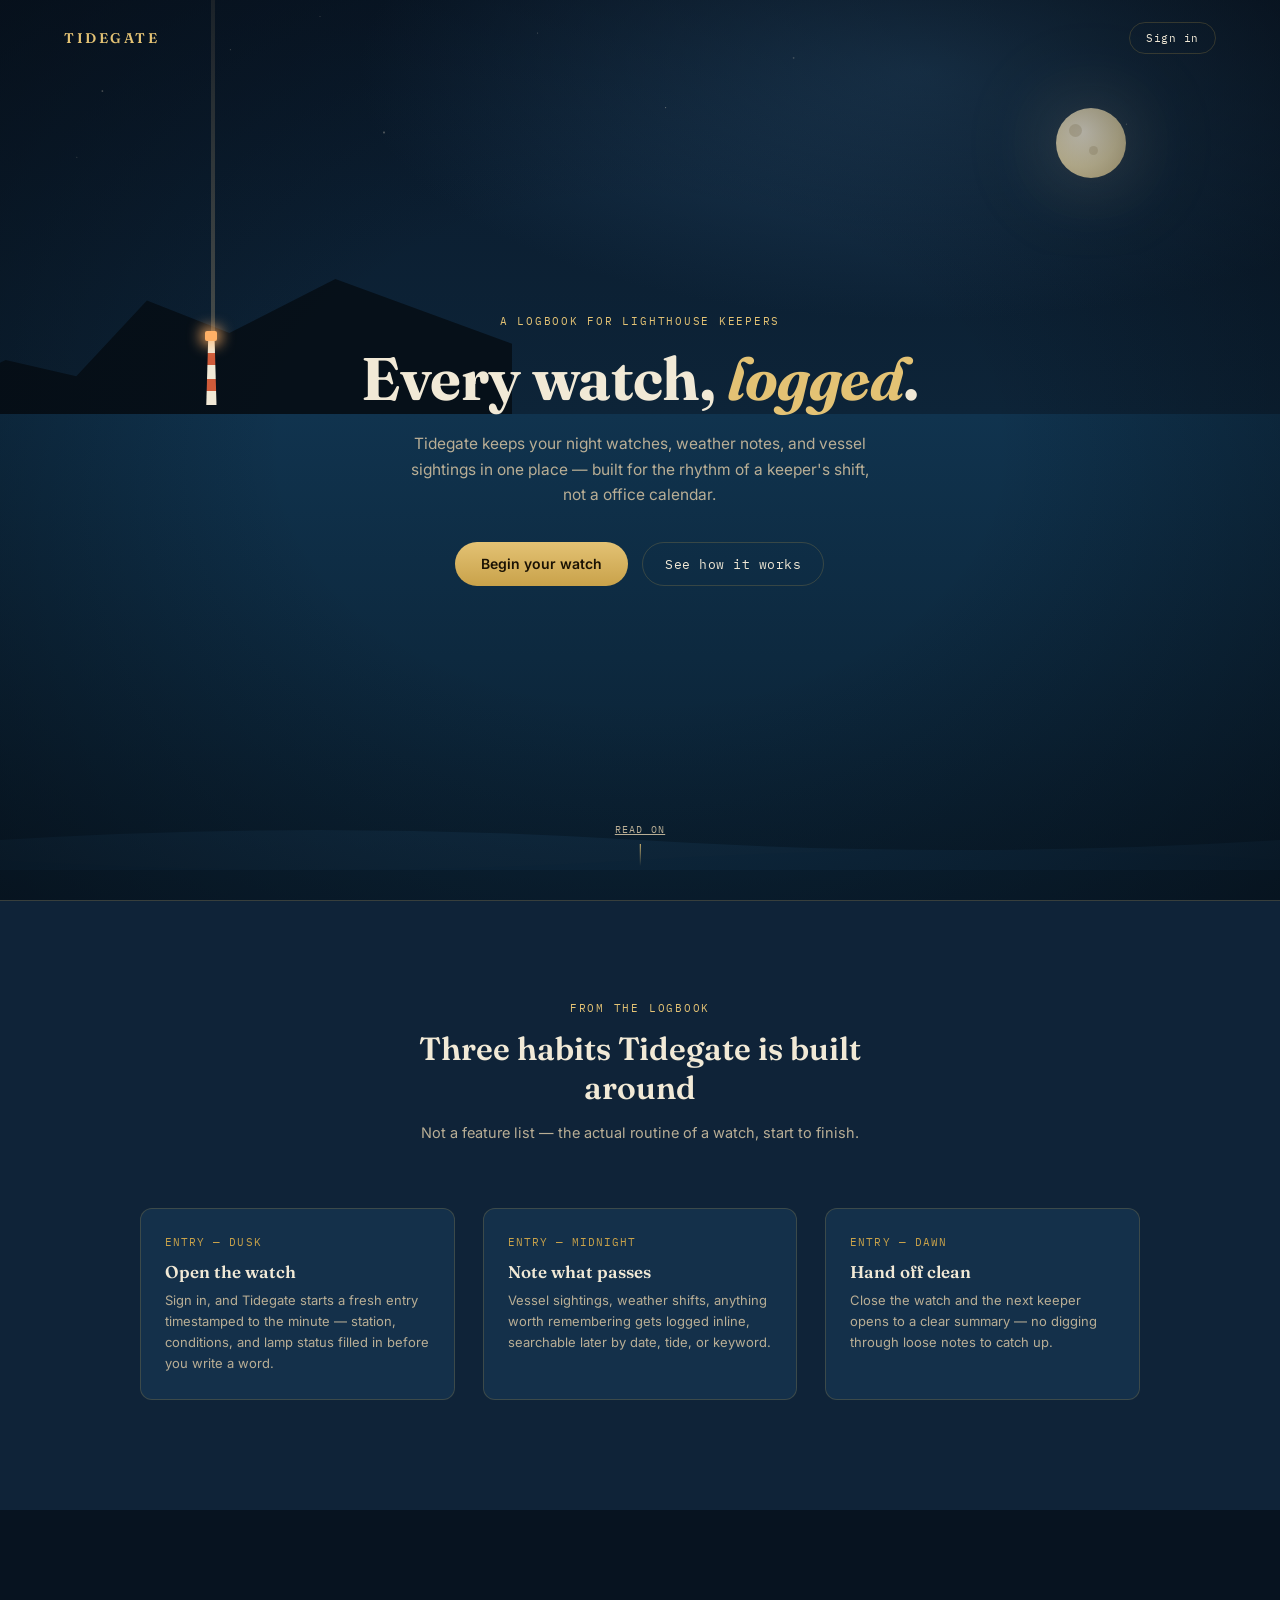
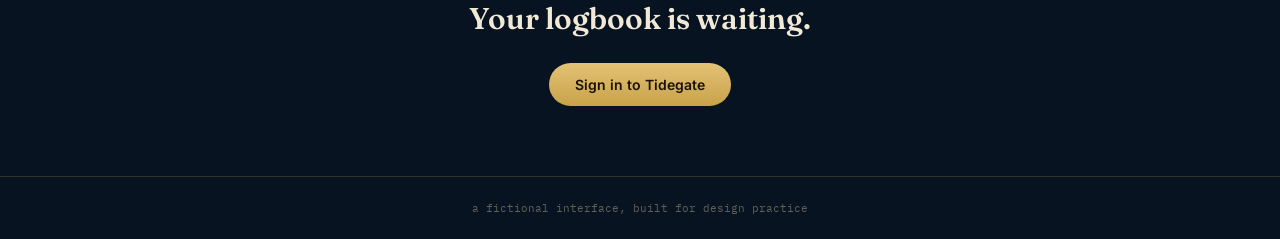
<file: coverpage.html>
<!DOCTYPE html>
<html lang="en">
<head>
<meta charset="UTF-8">
<meta name="viewport" content="width=device-width, initial-scale=1">
<title>Tidegate — Every watch, logged</title>
<link rel="preconnect" href="https://fonts.googleapis.com">
<link href="https://fonts.googleapis.com/css2?family=Fraunces:opsz,wght@9..144,500;9..144,600;9..144,680&family=Inter:wght@400;500;600&family=IBM+Plex+Mono:wght@400;500&display=swap" rel="stylesheet">
<style>
  :root {
    --navy-deep: #071320;
    --navy: #0f2338;
    --panel: #14304a;
    --parchment: #f1e9d6;
    --parchment-dim: #b9ae95;
    --brass: #c9a24a;
    --brass-bright: #e3c274;
    --lamp: #d9603a;
    --lamp-glow: #ffb066;
    --line: rgba(201,162,74,0.22);
    --sea-deep: #0a1f30;
    --sea-mid: #10334e;
  }
  * { box-sizing: border-box; }
  html { scroll-behavior: smooth; }
  body {
    margin: 0;
    background: var(--navy-deep);
    color: var(--parchment);
    font-family: 'Inter', sans-serif;
  }

  /* ---------- shared nav ---------- */
  .nav {
    position: fixed;
    top: 0; left: 0; right: 0;
    z-index: 10;
    display: flex;
    align-items: center;
    justify-content: space-between;
    padding: 22px 5%;
  }
  .nav .word {
    font-family: 'Fraunces', serif;
    font-size: 14px;
    font-weight: 600;
    letter-spacing: 0.18em;
    text-transform: uppercase;
    color: var(--brass-bright);
  }
  .nav-cta {
    font-family: 'IBM Plex Mono', monospace;
    font-size: 11px;
    letter-spacing: 0.05em;
    color: var(--parchment);
    text-decoration: none;
    border: 1px solid var(--line);
    padding: 8px 16px;
    border-radius: 999px;
    transition: border-color 0.2s ease, color 0.2s ease;
  }
  .nav-cta:hover { border-color: var(--brass-bright); color: var(--brass-bright); }

  /* ---------- hero scene ---------- */
  .hero {
    position: relative;
    min-height: 100vh;
    overflow: hidden;
    display: flex;
    align-items: center;
    justify-content: center;
  }
  .scene { position: absolute; inset: 0; }

  .sky {
    position: absolute; inset: 0;
    background: radial-gradient(ellipse 80% 50% at 72% 8%, #1c3a55 0%, transparent 55%),
                linear-gradient(180deg, #0a1a2c 0%, #0d2438 46%, var(--sea-deep) 46%, var(--sea-deep) 100%);
  }
  .moon {
    position: absolute; top: 12%; right: 12%;
    width: 70px; height: 70px; border-radius: 50%;
    background: radial-gradient(circle at 38% 34%, #fdf6e3, #e9dcb0 55%, #c9b784 100%);
    box-shadow: 0 0 70px rgba(233,220,176,0.3), 0 0 140px rgba(233,220,176,0.12);
  }
  .moon::before, .moon::after { content: ''; position: absolute; border-radius: 50%; background: rgba(180,163,120,0.35); }
  .moon::before { width: 13px; height: 13px; top: 16px; left: 13px; }
  .moon::after  { width: 9px;  height: 9px;  top: 38px; left: 33px; }

  .stars {
    position: absolute; inset: 0; height: 46%;
    background-image:
      radial-gradient(1.3px 1.3px at 8% 22%, rgba(241,233,214,0.65), transparent),
      radial-gradient(1px 1px at 18% 12%, rgba(241,233,214,0.4), transparent),
      radial-gradient(1.5px 1.5px at 30% 32%, rgba(241,233,214,0.5), transparent),
      radial-gradient(1px 1px at 42% 8%, rgba(241,233,214,0.35), transparent),
      radial-gradient(1px 1px at 52% 26%, rgba(241,233,214,0.45), transparent),
      radial-gradient(1.3px 1.3px at 62% 14%, rgba(241,233,214,0.4), transparent),
      radial-gradient(1px 1px at 88% 30%, rgba(241,233,214,0.4), transparent),
      radial-gradient(1px 1px at 6% 38%, rgba(241,233,214,0.3), transparent),
      radial-gradient(1px 1px at 25% 4%, rgba(241,233,214,0.3), transparent);
    animation: twinkle 5s ease-in-out infinite;
  }
  @keyframes twinkle { 0%,100% { opacity: 0.85; } 50% { opacity: 1; } }

  .headland {
    position: absolute; left: -6%; bottom: 42%;
    width: 46%; height: 30%;
    background: #061019;
    clip-path: polygon(0% 100%, 0% 55%, 14% 40%, 26% 46%, 38% 18%, 52% 30%, 70% 10%, 100% 34%, 100% 100%);
  }

  .lighthouse { position: absolute; left: 15.5%; bottom: 55%; width: 26px; height: 88px; z-index: 2; }
  .lh-body {
    position: absolute; bottom: 0; left: 50%; transform: translateX(-50%);
    width: 16px; height: 66px;
    background: linear-gradient(180deg, var(--parchment) 0 14px, #cf5b3a 14px 26px, var(--parchment) 26px 40px, #cf5b3a 40px 52px, var(--parchment) 52px 66px);
    clip-path: polygon(18% 100%, 82% 100%, 70% 0%, 30% 0%);
    box-shadow: 0 0 12px rgba(0,0,0,0.4);
  }
  .lh-lamp {
    position: absolute; bottom: 64px; left: 50%; transform: translateX(-50%);
    width: 12px; height: 10px; background: var(--lamp-glow); border-radius: 2px;
    box-shadow: 0 0 14px 4px rgba(255,176,102,0.85);
  }
  .lh-beam {
    position: absolute; bottom: 68px; left: 50%;
    width: 4px; height: 620px;
    background: linear-gradient(to top, rgba(255,214,150,0.24), rgba(255,214,150,0.02) 75%);
    transform-origin: bottom center;
    animation: rotate-beam 8s linear infinite;
    filter: blur(0.5px);
  }
  @keyframes rotate-beam {
    0%   { transform: translateX(-50%) rotate(15deg); }
    50%  { transform: translateX(-50%) rotate(85deg); }
    100% { transform: translateX(-50%) rotate(15deg); }
  }

  .ship {
    position: absolute;
    bottom: 27%;
    left: -8%;
    width: 34px;
    opacity: 0.55;
    animation: sail-by 40s linear infinite;
  }
  .ship svg { width: 100%; display: block; fill: #061019; }
  @keyframes sail-by {
    from { left: -8%; }
    to   { left: 108%; }
  }

  .sea { position: absolute; left: 0; right: 0; bottom: 0; height: 54%; background: linear-gradient(180deg, var(--sea-mid) 0%, var(--sea-deep) 100%); }
  .sea svg { position: absolute; bottom: 0; width: 200%; height: 60px; }
  .wave1 { animation: wave-scroll 14s linear infinite; opacity: 0.5; bottom: 30px !important; }
  .wave2 { animation: wave-scroll 22s linear infinite reverse; opacity: 0.35; }
  @keyframes wave-scroll { from { transform: translateX(0); } to { transform: translateX(-50%); } }

  .vignette {
    position: absolute; inset: 0;
    background: radial-gradient(ellipse 70% 70% at 50% 50%, transparent 40%, rgba(4,10,17,0.6) 100%);
    pointer-events: none;
  }

  @media (prefers-reduced-motion: reduce) {
    .lh-beam, .stars, .ship, .wave1, .wave2 { animation: none; }
  }

  /* ---------- hero content ---------- */
  .hero-content {
    position: relative;
    z-index: 3;
    text-align: center;
    padding: 0 20px;
    max-width: 620px;
  }
  .eyebrow {
    font-family: 'IBM Plex Mono', monospace;
    font-size: 11px;
    letter-spacing: 0.16em;
    text-transform: uppercase;
    color: var(--brass-bright);
    margin-bottom: 18px;
  }
  h1 {
    font-family: 'Fraunces', serif;
    font-weight: 680;
    font-size: clamp(36px, 6vw, 60px);
    line-height: 1.08;
    margin: 0 0 20px;
    letter-spacing: -0.01em;
  }
  h1 em { font-style: italic; color: var(--brass-bright); }
  .hero-sub {
    font-size: 15.5px;
    line-height: 1.65;
    color: var(--parchment-dim);
    max-width: 46ch;
    margin: 0 auto 34px;
  }
  .cta-row { display: flex; gap: 14px; justify-content: center; flex-wrap: wrap; }
  .cta-primary {
    font-family: 'Inter', sans-serif;
    font-weight: 600;
    font-size: 14px;
    padding: 13px 26px;
    border-radius: 999px;
    background: linear-gradient(180deg, var(--brass-bright), var(--brass));
    color: #1a1204;
    text-decoration: none;
    transition: filter 0.15s ease, transform 0.15s ease;
  }
  .cta-primary:hover { filter: brightness(1.06); transform: translateY(-1px); }
  .cta-secondary {
    font-family: 'IBM Plex Mono', monospace;
    font-size: 12.5px;
    letter-spacing: 0.04em;
    padding: 13px 22px;
    border-radius: 999px;
    border: 1px solid var(--line);
    color: var(--parchment);
    text-decoration: none;
    transition: border-color 0.2s ease, color 0.2s ease;
  }
  .cta-secondary:hover { border-color: var(--brass-bright); color: var(--brass-bright); }

  .scroll-cue {
    position: absolute;
    bottom: 34px; left: 50%; transform: translateX(-50%);
    z-index: 3;
    font-family: 'IBM Plex Mono', monospace;
    font-size: 10px;
    letter-spacing: 0.12em;
    color: var(--parchment-dim);
    text-transform: uppercase;
    display: flex;
    flex-direction: column;
    align-items: center;
    gap: 8px;
    animation: bob 2.4s ease-in-out infinite;
  }
  .scroll-cue .line { width: 1px; height: 22px; background: linear-gradient(to bottom, var(--brass-bright), transparent); }
  @keyframes bob { 0%,100% { transform: translateX(-50%) translateY(0); } 50% { transform: translateX(-50%) translateY(6px); } }
  @media (prefers-reduced-motion: reduce) { .scroll-cue { animation: none; } }

  /* ---------- log entries section ---------- */
  .entries {
    position: relative;
    background: var(--navy);
    padding: 100px 5% 110px;
    border-top: 1px solid var(--line);
  }
  .entries-head { text-align: center; max-width: 560px; margin: 0 auto 64px; }
  .entries-head .eyebrow { margin-bottom: 14px; }
  .entries-head h2 {
    font-family: 'Fraunces', serif;
    font-weight: 600;
    font-size: clamp(24px, 3.4vw, 32px);
    margin: 0 0 14px;
  }
  .entries-head p { color: var(--parchment-dim); font-size: 14.5px; line-height: 1.6; margin: 0; }

  .log-grid {
    display: grid;
    grid-template-columns: repeat(3, 1fr);
    gap: 28px;
    max-width: 1000px;
    margin: 0 auto;
  }
  @media (max-width: 800px) { .log-grid { grid-template-columns: 1fr; max-width: 440px; } }

  .log-card {
    background: var(--panel);
    border: 1px solid var(--line);
    border-radius: 12px;
    padding: 26px 24px;
  }
  .log-card .entry-tag {
    font-family: 'IBM Plex Mono', monospace;
    font-size: 10.5px;
    letter-spacing: 0.1em;
    color: var(--brass);
    margin-bottom: 12px;
  }
  .log-card h3 {
    font-family: 'Fraunces', serif;
    font-weight: 600;
    font-size: 17px;
    margin: 0 0 8px;
  }
  .log-card p {
    font-size: 13px;
    line-height: 1.6;
    color: var(--parchment-dim);
    margin: 0;
  }

  /* ---------- closing cta ---------- */
  .closing {
    text-align: center;
    padding: 90px 20px 70px;
    background: var(--navy-deep);
  }
  .closing h2 {
    font-family: 'Fraunces', serif;
    font-weight: 600;
    font-size: clamp(22px, 3vw, 30px);
    margin: 0 0 26px;
  }

  footer {
    text-align: center;
    padding: 24px;
    font-family: 'IBM Plex Mono', monospace;
    font-size: 10.5px;
    color: rgba(185,174,149,0.5);
    border-top: 1px solid var(--line);
    background: var(--navy-deep);
  }
</style>
</head>
<body>

<nav class="nav">
  <div class="word">Tidegate</div>
  <a class="nav-cta" href="index.html">Sign in</a>
</nav>

<section class="hero">
  <div class="scene">
    <div class="sky"></div>
    <div class="stars"></div>
    <div class="moon"></div>
    <div class="headland"></div>
    <div class="lighthouse">
      <div class="lh-beam"></div>
      <div class="lh-body"></div>
      <div class="lh-lamp"></div>
    </div>
    <div class="ship">
      <svg viewBox="0 0 60 30" xmlns="http://www.w3.org/2000/svg">
        <path d="M2 20 L58 20 L50 27 L10 27 Z"/>
        <rect x="27" y="3" width="2" height="17"/>
        <path d="M29 5 L45 18 L29 18 Z"/>
      </svg>
    </div>
    <div class="sea">
      <svg class="wave1" viewBox="0 0 800 60" preserveAspectRatio="none"><path d="M0 30 Q 100 10 200 30 T 400 30 T 600 30 T 800 30 V60 H0 Z" fill="#173a56"></path></svg>
      <svg class="wave2" viewBox="0 0 800 60" preserveAspectRatio="none"><path d="M0 20 Q 100 40 200 20 T 400 20 T 600 20 T 800 20 V60 H0 Z" fill="#0d2c44"></path></svg>
    </div>
    <div class="vignette"></div>
  </div>

  <div class="hero-content">
    <div class="eyebrow">A logbook for lighthouse keepers</div>
    <h1>Every watch, <em>logged</em>.</h1>
    <p class="hero-sub">Tidegate keeps your night watches, weather notes, and vessel sightings in one place — built for the rhythm of a keeper's shift, not a office calendar.</p>
    <div class="cta-row">
      <a class="cta-primary" href="tidegate-login.html">Begin your watch</a>
      <a class="cta-secondary" href="#entries">See how it works</a>
    </div>
  </div>

  <a href="#entries" class="scroll-cue" aria-label="Scroll to learn more">
    <span>Read on</span>
    <span class="line"></span>
  </a>
</section>

<section class="entries" id="entries">
  <div class="entries-head">
    <div class="eyebrow">From the logbook</div>
    <h2>Three habits Tidegate is built around</h2>
    <p>Not a feature list — the actual routine of a watch, start to finish.</p>
  </div>

  <div class="log-grid">
    <div class="log-card">
      <div class="entry-tag">ENTRY — DUSK</div>
      <h3>Open the watch</h3>
      <p>Sign in, and Tidegate starts a fresh entry timestamped to the minute — station, conditions, and lamp status filled in before you write a word.</p>
    </div>
    <div class="log-card">
      <div class="entry-tag">ENTRY — MIDNIGHT</div>
      <h3>Note what passes</h3>
      <p>Vessel sightings, weather shifts, anything worth remembering gets logged inline, searchable later by date, tide, or keyword.</p>
    </div>
    <div class="log-card">
      <div class="entry-tag">ENTRY — DAWN</div>
      <h3>Hand off clean</h3>
      <p>Close the watch and the next keeper opens to a clear summary — no digging through loose notes to catch up.</p>
    </div>
  </div>
</section>

<section class="closing">
  <h2>Your logbook is waiting.</h2>
  <div class="cta-row">
    <a class="cta-primary" href="tidegate-login.html">Sign in to Tidegate</a>
  </div>
</section>

<footer>a fictional interface, built for design practice</footer>

</body>
</html>
</file>
